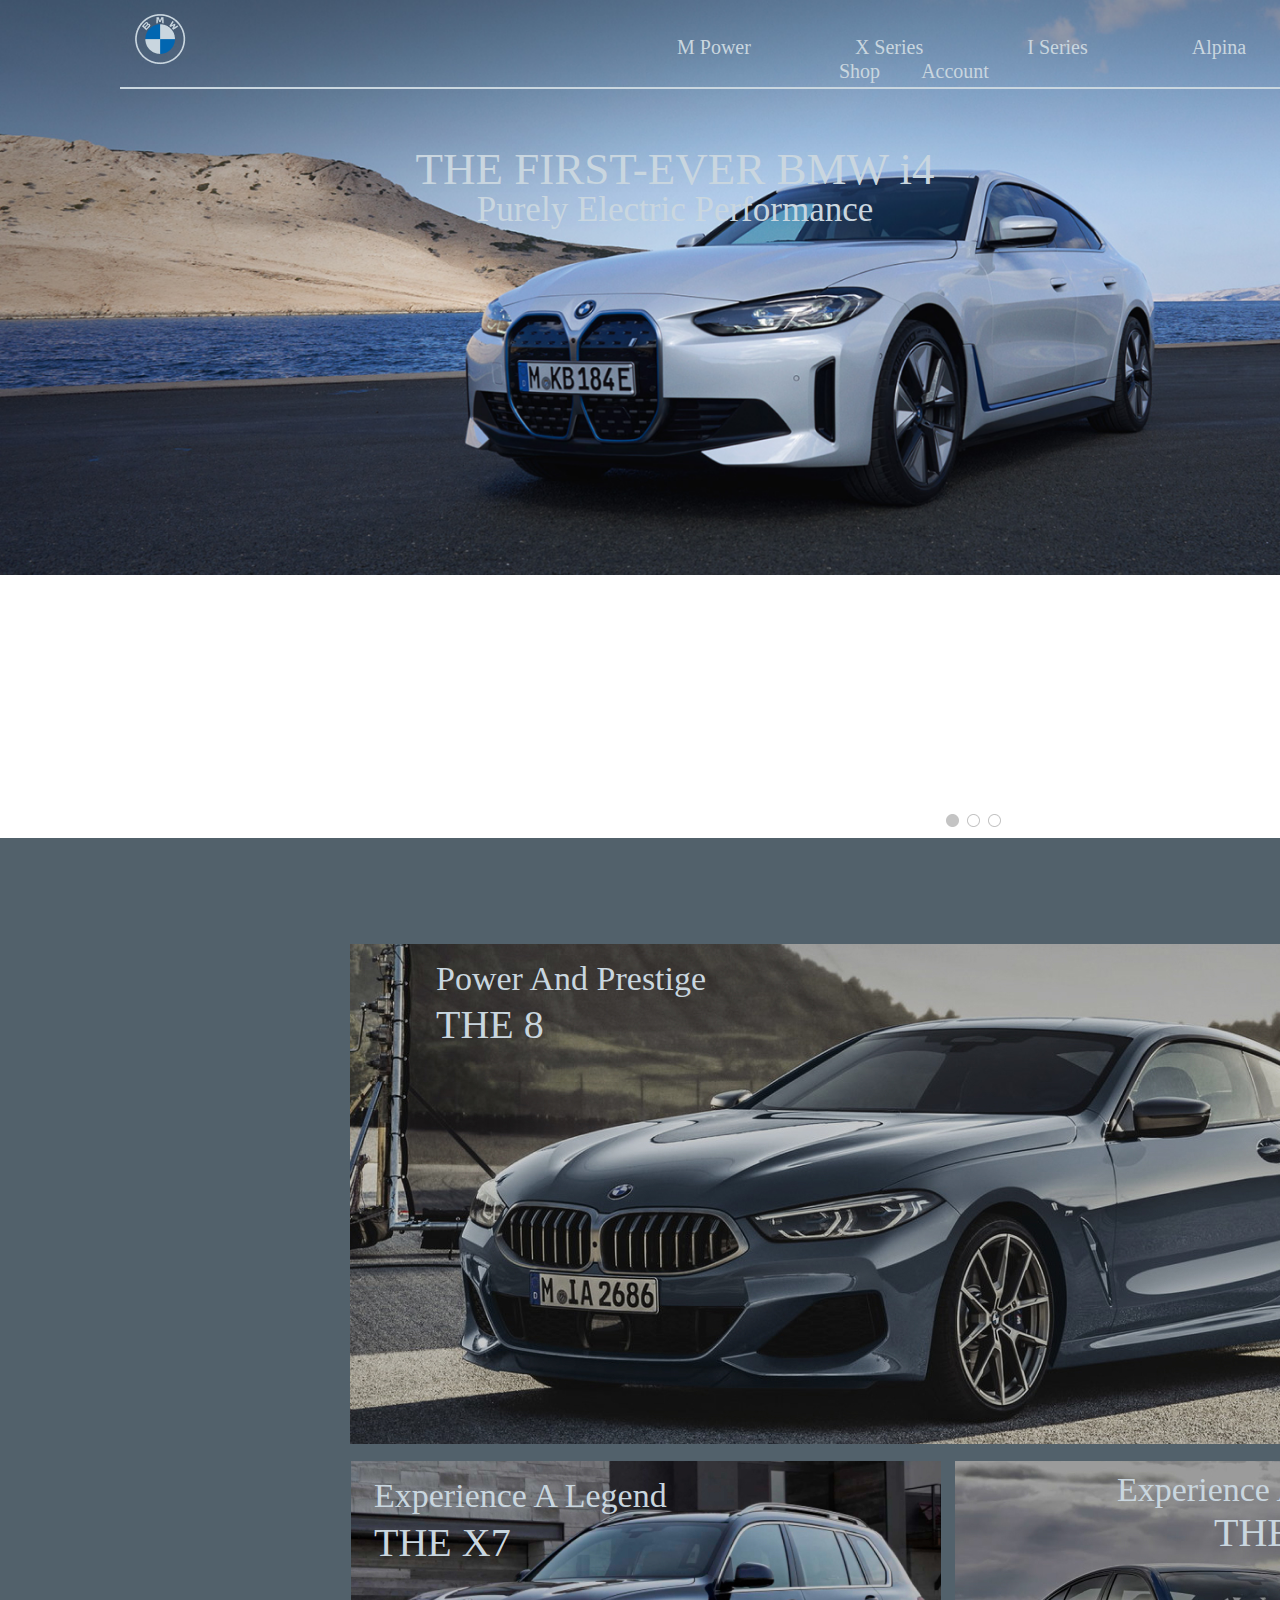
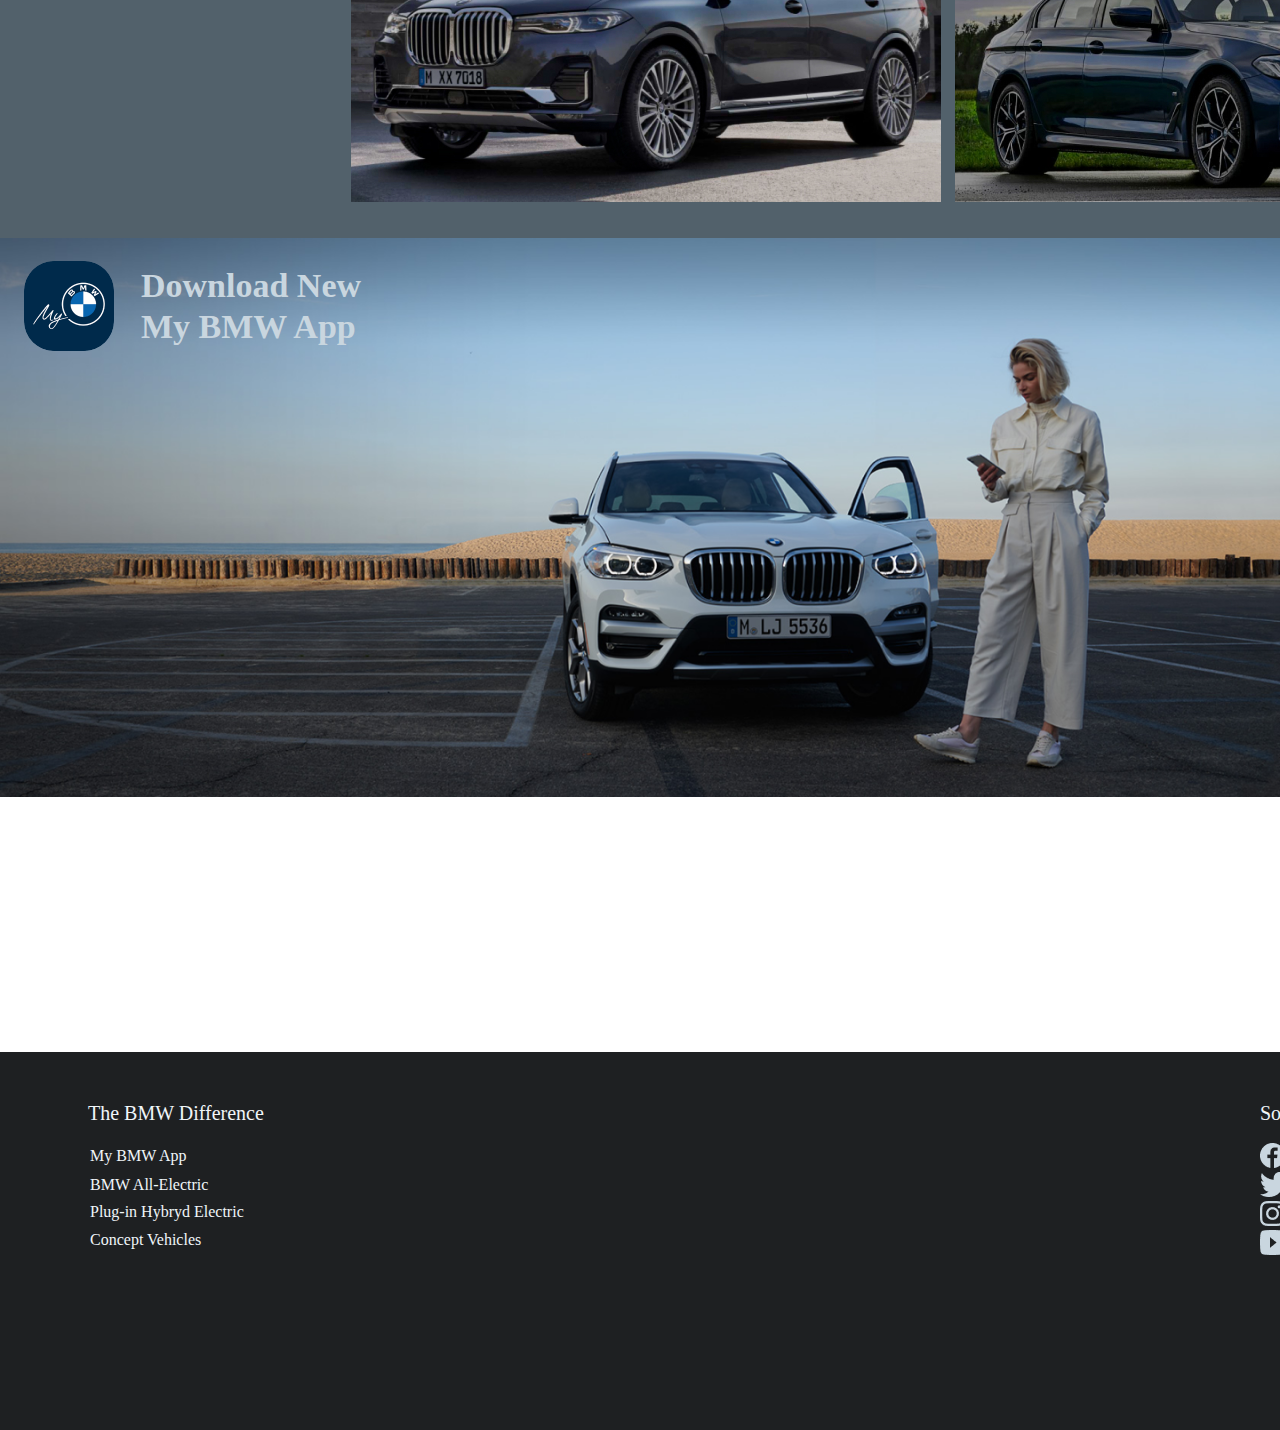
<file: BMW/index.html>
<!--Alunos: Eduardo Lopes de Cerqueira e João Bruno Reis Carvalho Dos Santos-->

<!DOCTYPE html>
<html lang="pt-br">
<head>
    <meta charset="UTF-8">
    <meta http-equiv="X-UA-Compatible" content="IE=edge">
    <meta name="viewport" content="width=device-width, initial-scale=1.0">
    <title>Avaliação</title>
    <link rel="stylesheet" href="css/estilo.css">
</head>
<body>
    
    <!--CABEÇALHO-->
    <header>
        <div id="logo">
            <img src="img/BMW-logo.png" alt="BMW-logo">
        </div>

        <div id="barra"></div>

        <div id="navegacao">
            <nav>
                <ul>
                    <li id="m_power"><a href="#">M Power</a></li>
                    <li id="x_series"><a href="#">X Series</a></li>
                    <li id="i_series"><a href="#">I Series</a></li>
                    <li id="alpina"><a href="#">Alpina</a></li>
                    <li class="shop_account"><a href="#">Shop</a></li>
                    <li class="shop_account"><a href="#">Account</a></li>
                </ul>
        </div>

        <div id="texto_banner">
            <h1>THE FIRST-EVER BMW i4 </h1>
            <h2>Purely Electric Performance</h2>
        </div>

        <div id="elipse">
            <img src="img/Ellipse 1.png" alt="Elipse_Selecionada" id="Elipse_Selecionada">
            <img src="img/Ellipse 2.png" alt="Elipse_Nao_Selecionada1" id="Elipse_Nao_Selecionada1">
            <img src="img/Ellipse 3.png" alt="Elipse_Nao_Selecionada2" id="Elipse_Nao_Selecionada2">
        </div>
    </header>
    
    <!--SEÇÃO-->
    <section>
        <div id="imagens">
            <div id="h2_h3_the8">
                <h2 id="h2_the8">Power And Prestige</h2>
                <h3 id="h3_the8">THE 8</h3>
            </div>
            <img src="img/the 8 1.jpg" alt="imagem_carro" id="THE8">
            <div id="h2_h3_thex7">
                <h2 id="h2_thex7">Experience A Legend</h2>
                <h3 id="h3_thex7">THE X7 </h3>
            </div>
            <img src="img/the x7 2.jpg" alt="imagem_carro" id="THEX7">
            <div id="h2_h3_the5">
                <h2 id="h2_the5">Experience A Legend</h2>
                <h3 id="h3_the5">THE 5</h3>
            </div>
            <img src="img/the 5 1.jpg" alt="imagem_carro" id="THE5">
        </div>

        <div id="download_now">
            <div id="bmw-logo">
                <h2>Download New <br> My BMW App</h2>
            </div>
        </div>
    </section>

    <!--RODAPÉ-->
    <footer>
        <div id="rodape">
          <div id="menu_fim">
            <p id="text_the_bmw_difference">The BMW Difference</p>
            <ul>
                <li id="my_bmw"><a href="#">My BMW App</a></li>
                <li id="bmw_all"><a href="#">BMW All-Electric</a></li>
                <li id="plug_in"><a href="#">Plug-in Hybryd Electric</a></li>
                <li id="concept"><a href="#">Concept Vehicles</a></li>
            </ul>
        </div>
          <div id="social">
            <p id="text_social">Social</p>
            <ul>
                <li id="facebook"><a href="#"><img src="img/facebook.png" alt="facebook"></a></li>
                <li id="twitter"><a href="#"><img src="img/twitter.png" alt="twitter"></a></li>
                <li id="instagram"><a href="#"><img src="img/instagram.png" alt="instagram"></a></li>
                <li id="youtube"><a href="#"><img src="img/youtube.png" alt="youtube"></a></li>
            </ul>
          </div> 
        </div>
    </footer>

</body>
</html>
</file>
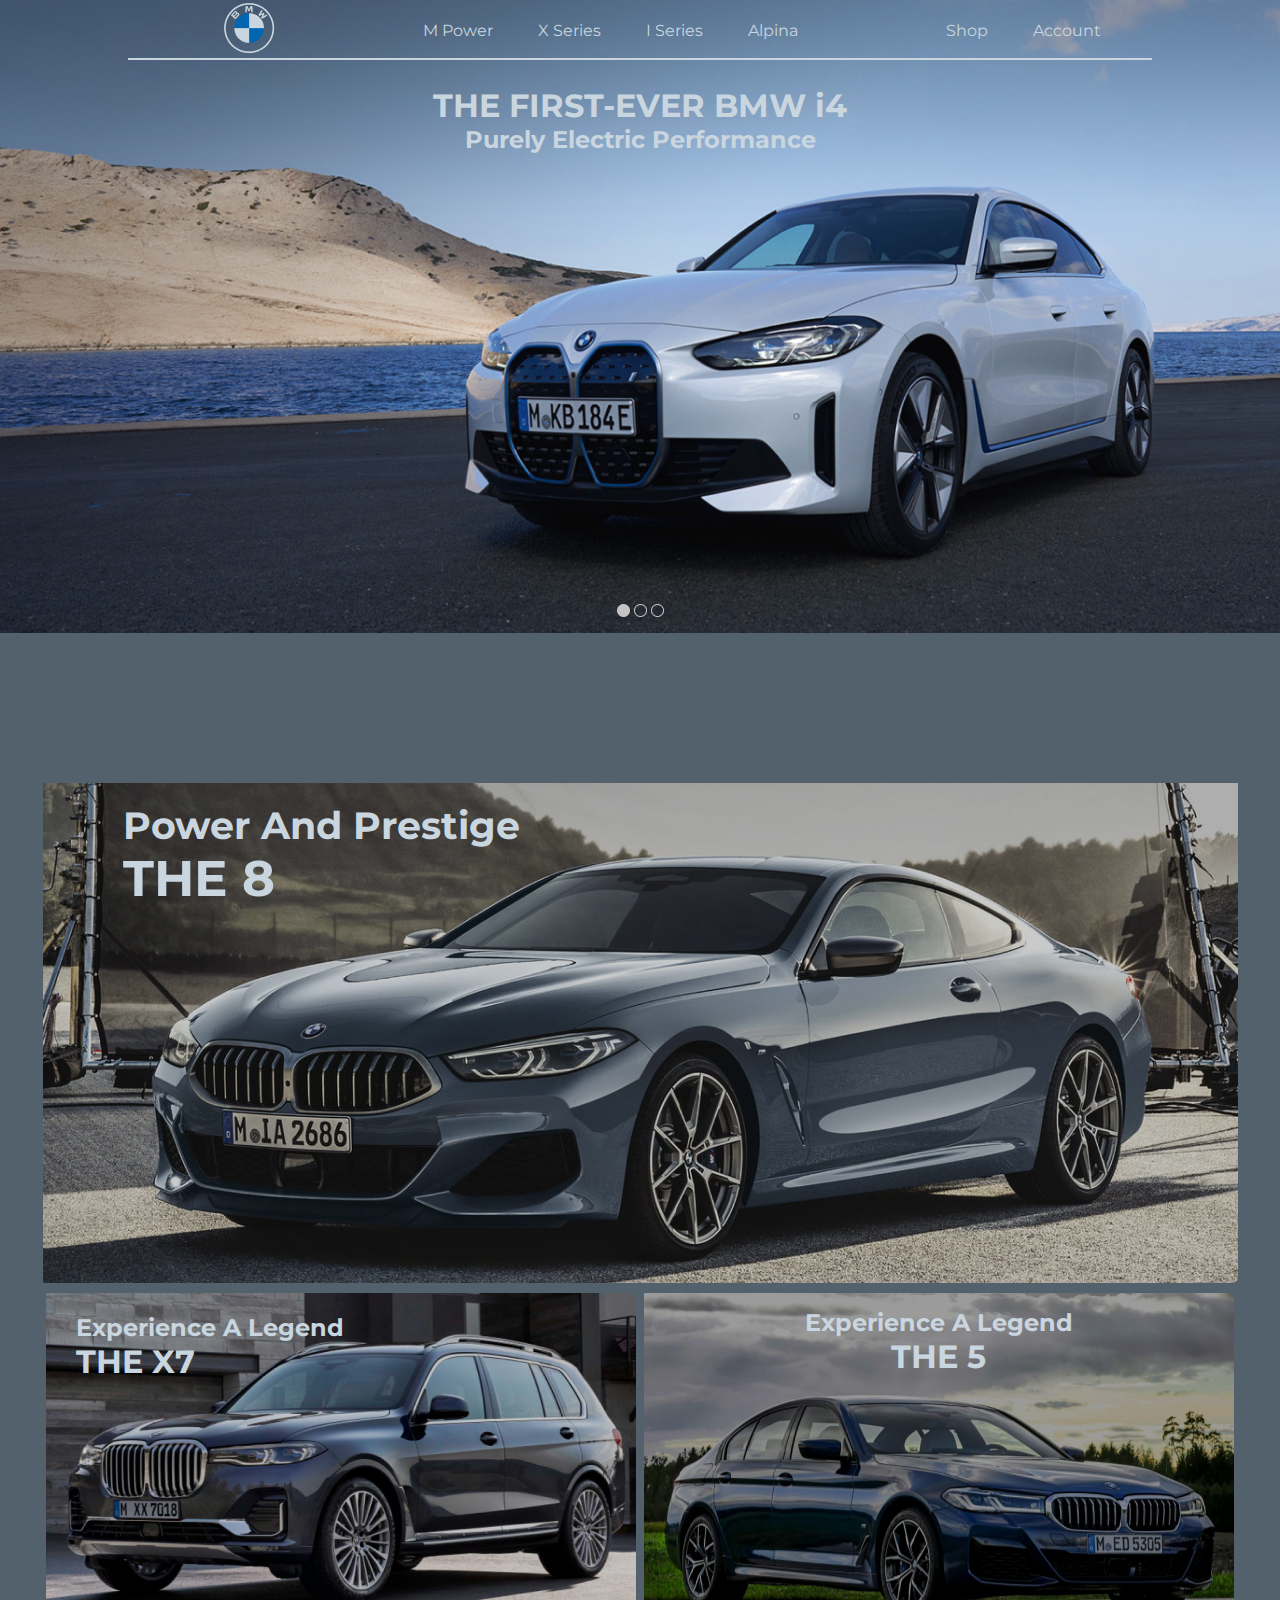
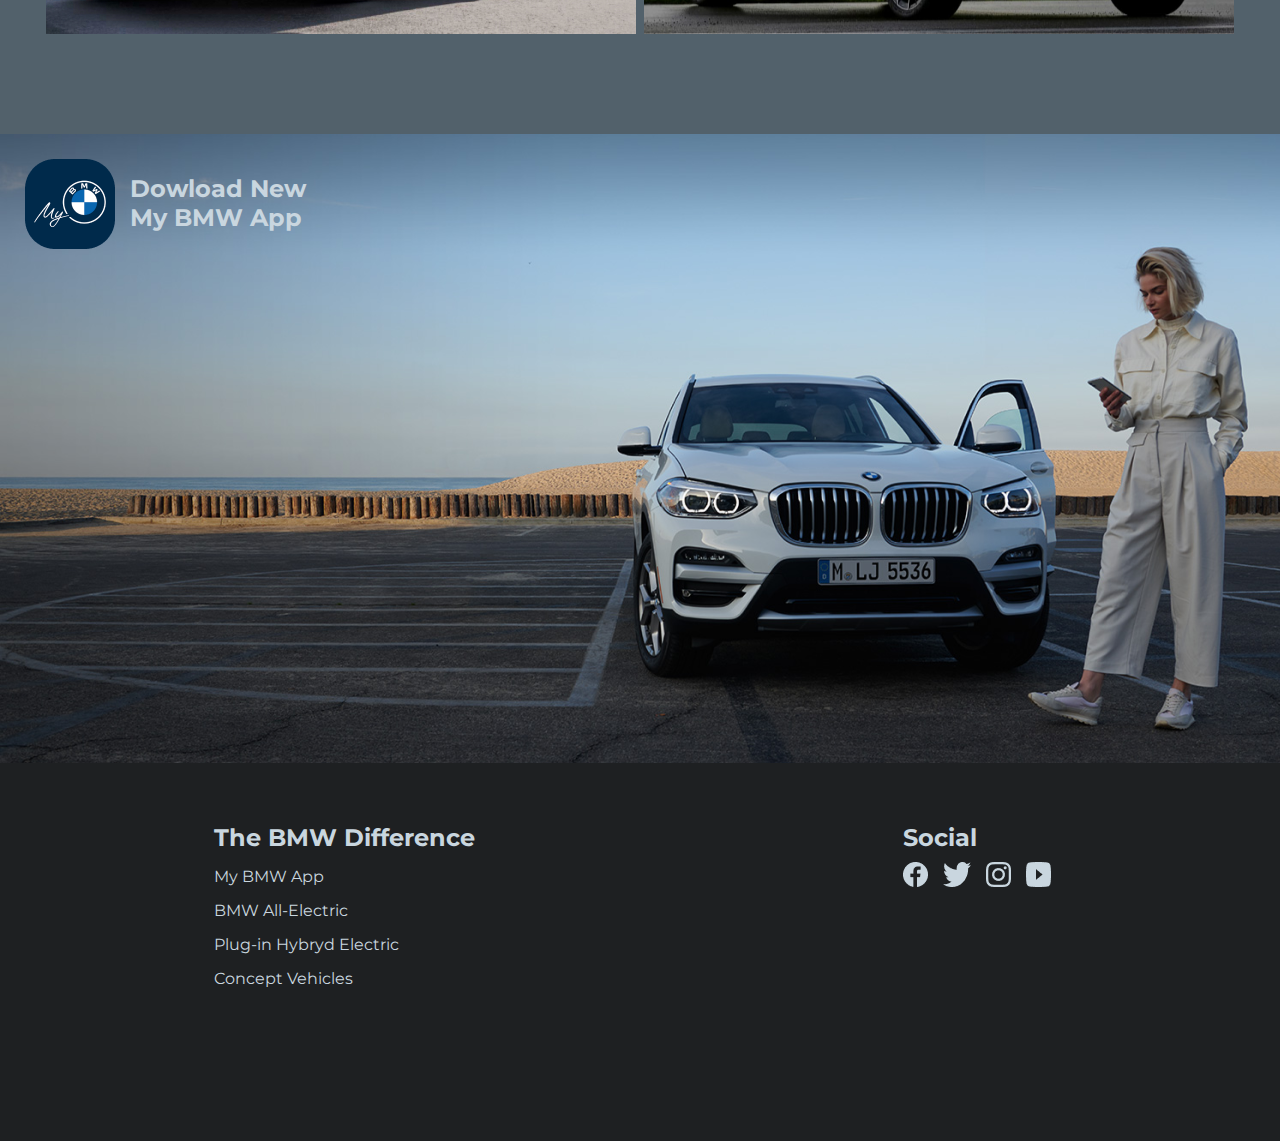
<file: BMW_Responsivo/index.html>
<!--Alunos: Eduardo Lopes de Cerqueira e João Bruno Reis Carvalho Dos Santos-->
<!--Matrículas: 200027356 e 200026858-->

<!DOCTYPE html>
<html lang="pt-br">
    <head>
        <meta charset="UTF-8">
        <meta http-equiv="X-UA-Compatible" content="IE=edge">
        <meta name="viewport" content="width=device-width, initial-scale=1.0">
        <link rel="shortcut icon" href="./img/favicon.ico" type="image/x-icon">
        <title>Avaliação</title>
        <link rel="preconnect" href="https://fonts.googleapis.com">
        <link rel="preconnect" href="https://fonts.gstatic.com" crossorigin>
        <link href="https://fonts.googleapis.com/css2?family=Montserrat:wght@300&display=swap" rel="stylesheet">
        <link rel="stylesheet" href="./css/style.css">
    </head>
    <body>

        <!--CABEÇALHO-->
        <header class="header">
            <div class="div">
                <nav>
                    <ul>
                        <li><img src="./img/H1BMWlogo.png"></li>
                    </ul>
                    <ul>
                        <li>M Power</li>
                        <li>X Series</li>
                        <li>I Series</li>
                        <li>Alpina</li>
                    </ul>
                    <ul>
                        <li>Shop</li>
                        <li>Account</li>
                    </ul>
                </nav>
            </div>
            <div class="carro1">
                <h1>THE FIRST-EVER BMW i4 </h1>
                <h2>Purely Electric Performance</h2>
            </div>
            <ol class="elipse">
                <il><img src="./img/Ellipse 1.png" alt=""></il>
                <il><img src="./img/Ellipse 2.png" alt=""></il>
                <il><img src="./img/Ellipse 2.png" alt=""></il>
            </ol>
        </header>

        <!--PRINCIPAL-->
        <main>
            <div class="container">
                <div class="banner_1">
                    <div class="banner_text_1">
                        <h2>Power And Prestige</h2>
                        <h1>THE 8</h1>
                    </div>
                </div>
                <div class="banner_down">
                    <div class="banner_2">
                        <div class="banner_text_2">
                            <h2>Experience A Legend</h2>
                            <h1>THE X7</h1>
                        </div>
                    </div>
                    <div class="banner_3">
                        <div class="banner_text_3">
                            <h2>Experience A Legend</h2>
                            <h1>THE 5</h1>
                        </div>
                    </div>
                </div>
            </div>
        </main>
        
        <!--SEÇÃO-->
        <section class="section">
                <div class="section_logo">
                    <div class="section_logo_img">
                        <img src="./img/my bmw logo 1.png" alt="">
                    </div>
                    <div class="section_logo_text">
                        <h2>Dowload New</h2>
                        <h2>My BMW App</h2>
                    </div>
                </div>
        </section>

        <!--RODAPÉ-->
        <footer class="footer">
            <div class="footer_contanier">
                <ul class="text_footer">
                    <h2>The BMW Difference</h2>
                    <li>My BMW App</li>
                    <li>BMW All-Electric</li>
                    <li>Plug-in Hybryd Electric</li>
                    <li>Concept Vehicles</li>
                </ul>
                <nav class="nav_footer">
                    <h2>Social</h2>
                    <ul class="menu-rodapé">
                        <li>
                            <a href="https://www.facebook.com/BMWBrasil/?locale=pt_BR" target="_blank">
                            <img src="./img/Vector.png" alt="Facebook"></a>
                        </li>
                        <li>
                            <a href="https://twitter.com/BMWBrasil?ref_src=twsrc%5Egoogle%7Ctwcamp%5Eserp%7Ctwgr%5Eauthor" target="_blank">
                            <img src="./img/Vector (1).png" alt="Twitter"></a>
                        </li>
                        <li>
                            <a href="https://www.instagram.com/bmw/" target="_blank">
                            <img src="./img/instagram.png" alt="Instagram"></a>
                        </li>
                        <li>
                            <a href="https://www.youtube.com/user/bmwtvbrasil" target="_blank">
                                <img src="./img/Vector (3).png" alt="Youtube"></a>
                        </li>
                    </ul>
                </nav>
            </div>
        </footer>

    </body>
</html>
</file>
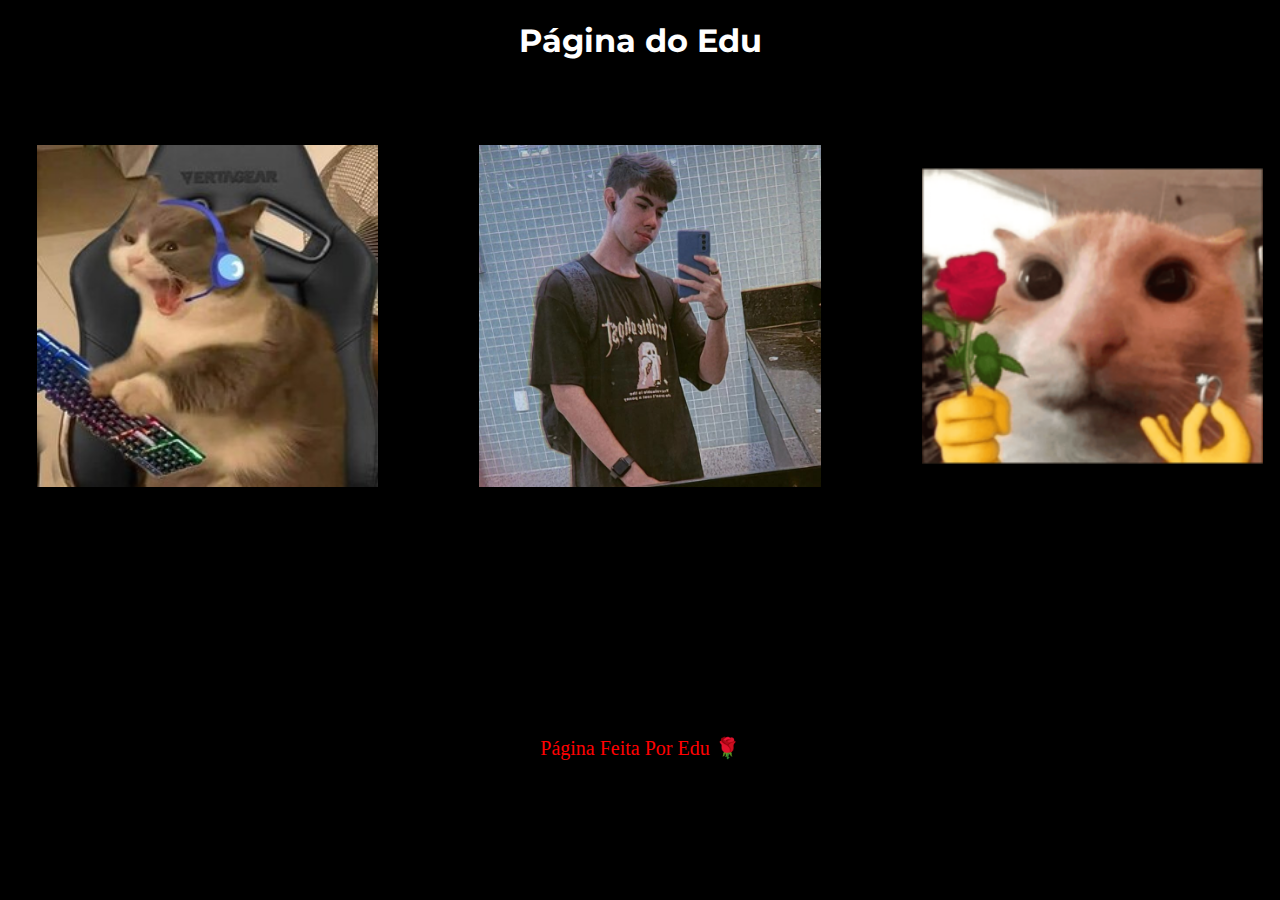
<file: Teste/index.html>
<!DOCTYPE html>
<html lang="pt-br">
<head>
    <meta charset="UTF-8">
    <meta http-equiv="X-UA-Compatible" content="IE=edge">
    <meta name="viewport" content="width=device-width, initial-scale=1.0">
    <title>Página do Edu</title>
    <link rel="stylesheet" href="style.css">
    <link href="https://fonts.googleapis.com/css2?family=Montserrat:wght@400;700&display=swap" rel="stylesheet">
    <link href="https://fonts.googleapis.com/css?family=Open+Sans" rel="stylesheet">
</head>
<body>
    <h1 class="titulo">Página do Edu</h1>
    
    <div class="container">
        <div class="image">
            <img src="img/gatojogando.jpg">
        </div>
        <div class="image imagemfotinha">
            <img src="img/eu.jpeg">
        </div>
        <div class="image imageromantico">
            <img src="img/gatoromantico.png">
        </div>
    </div>
    
    <p class="fim">Página Feita Por Edu 🌹</p>
</body>
</html>
</file>
<file: BMW/css/estilo.css>
/* Alunos: Eduardo Lopes de Cerqueira e João Bruno Reis Carvalho Dos Santos */

/* CABEÇALHO */
header {
    position: absolute;
    background-image: url(../img/BG_header.png);
    background-size: 100%;
    background-repeat: no-repeat;
    height: 838px;
    top: 0;
    bottom: 0;
    left: 0;
    right: 0;
}

header #logo {
    position: relative;
    width: 50px;
    height: 50px;
    top: 14px;
    padding-left: 135px;
}

header #barra {
    position: absolute;
    width: 1660px;
    left: 120px;
    top: 87px;
    border: 1px solid #C9D6DF;
}

header #navegacao nav ul {
    position: relative;
    bottom: 31px;
    list-style-type: none;
    padding-left: 225px;
    margin-left: 322px;
}

header #navegacao nav ul li {
    display: inline-block;
    margin-right: 100px; /* Adicione o espaçamento desejado à direita */
}

header #navegacao nav ul li:last-child {
    margin-right: 0; /* Remova o espaçamento do último item da lista */
}

header #navegacao nav ul #m_power, #x_series, #i_series, #alpina {
    position: relative;
    left: 130px;
}

header #navegacao nav ul li a {
    font-family: 'Montserrat';
    font-style: normal;
    font-weight: 400;
    font-size: 20px;
    line-height: 24px;
    color: #C9D6DF;
    text-decoration: none;
    outline: none;
}

header #navegacao .shop_account {
    position: relative;
    left: 292px;
    margin-right: 37px;
}

header #texto_banner {
    position: relative;
    font-family: 'Montserrat';
    font-style: normal;
    color: #C9D6DF;
    text-align: center;
    top: 5px;
    padding-left: 70px;
}

header #texto_banner h1 {
    font-weight: 400;
    font-size: 45px;
    line-height: 41px;
}

header #texto_banner h2 {
    position: relative;
    font-weight: 500;
    font-size: 35px;
    line-height: 29px;
    bottom: 25px;
}

header #elipse {
    position: absolute;
    top: 196px;
    margin-left: 255px;
}

header #elipse #Elipse_Selecionada {
    position: absolute;
    width: 13px;
    height: 13px;
    left: 691px;
    top: 618px;
}

header #elipse #Elipse_Nao_Selecionada1 {
    box-sizing: border-box;
    position: absolute;
    width: 13px;
    height: 13px;
    left: 712px;
    top: 618px;
}

header #elipse #Elipse_Nao_Selecionada2 {
    box-sizing: border-box;
    position: absolute;
    width: 13px;
    height: 13px;
    left: 733px;
    top: 618px;
}

/* SEÇÃO */
section {
    position: absolute;
    width: 100%;
    height: 1000px;
    left: 0px;
    top: 838px;
    background: #52616B;
}

section #imagens {
    position: relative;
    bottom: 670px;
    
}

section #imagens #THE8{
    position: absolute;
    width: 1195px;
    height: 500px;
    margin-left: 350px;
    top: 776px;
}

section #imagens #h2_the8 {
    position: absolute;
    width: 338px;
    height: 41px;
    left: 211px;
    top: 762px;
}

section #imagens #h3_the8 {
    position: absolute;
    width: 119px;
    height: 49px;
    left: 211px;
    top: 792px;
}

section #imagens #h2_h3_the8 {
    position: relative;
    margin-left: 225px;
}

section #imagens #THEX7 {
    position: absolute;
    width: 590px;
    height: 341px;
    margin-left: 351px;
    top: 1293px;
}

section #imagens #h2_thex7 {
    position: absolute;
    width: 362px;
    height: 41px;
    left: 152px;
    top: 1279px;
}

section #imagens #h3_thex7 {
    position: absolute;
    width: 143px;
    height: 49px;
    left: 152px;
    top: 1310px;
    text-shadow: 0px 4px 4px rgba(0, 0, 0, 0.25);
}

section #imagens #h2_h3_thex7 {
    position: relative;
    margin-left: 222px;
}

section #imagens #THE5 {
    position: absolute;
    width: 590px;
    height: 340.69px;
    margin-left: 955px;
    top: 1293px;
}

section #imagens #h2_the5 {
    position: absolute;
    width: 362px;
    height: 41px;
    left: 880px;
    top: 1273px;
}

section #imagens #h3_the5 {
    position: absolute;
    width: 116px;
    height: 49px;
    left: 977px;
    top: 1300px;
}

section #imagens #h2_h3_the5 {
    position: relative;
    margin-left: 237px;
}

section #imagens h2 {
    font-family: 'Montserrat';
    font-style: normal;
    font-weight: 400;
    font-size: 34px;
    line-height: 41px;
    color: #C9D6DF;
    z-index: 1;
}

section #imagens h3 {
    font-family: 'Montserrat';
    font-style: normal;
    font-weight: 400;
    font-size: 40px;
    line-height: 49px;
    color: #C9D6DF;
    z-index: 1;
}

section #download_now {
    background-image: url(../img/bmw-my-bmw-app-lp-cp-xxl\ 1.png);
    background-size: 100%;
    background-repeat: no-repeat;
    height: 815px;
    position: relative;
    top: 1000px;
}

section #download_now #bmw-logo {
    position: absolute;
    width: 90px;
    height: 90px;
    margin-left: 24px;
    top: 23px;
    z-index: 1;
    background: url(../img/my\ bmw\ logo\ 1.png);
    border-radius: 30px;
}

section #download_now #bmw-logo h2 {
    position: absolute;
    width: 279px;
    height: 82px;
    margin-left: 117px;
    top: -24px;
    font-family: 'Montserrat';
    font-style: normal;
    font-weight: 600;
    font-size: 34px;
    line-height: 41px;
    display: flex;
    align-items: center;
    text-transform: capitalize;
    color: #C9D6DF;
}

/* RODAPÉ */
footer {
    position: absolute;
    width: 100%;
    height: 378px;
    left: 0px;
    top: 2652px;
    background: #1E2022;
}

footer #rodape p {
    font-family: 'Open Sans';
    font-style: normal;
    font-weight: 400;
    font-size: 20px;
    line-height: 27px;
    color: #F0F5F9;
}

footer #rodape #menu_fim p {
    position: absolute;
    width: 192px;
    height: 27px;
    left: 88px;
    top: 28px;
}

footer #rodape #menu_fim ul {
    list-style-type: none;
}

footer #rodape #menu_fim ul #my_bmw {
    position: absolute;
    width: 101px;
    height: 22px;
    left: 90px;
    top: 95px;
}

footer #rodape #menu_fim ul #bmw_all {
    position: absolute;
    width: 121px;
    height: 22px;
    left: 90px;
    top: 124px;
}

footer #rodape #menu_fim ul #plug_in {
    position: absolute;
    width: 168px;
    height: 22px;
    left: 90px;
    top: 151px;
}

footer #rodape #menu_fim ul #concept {
    position: absolute;
    width: 127px;
    height: 22px;
    left: 90px;
    top: 179px;
}

footer #rodape #menu_fim ul li a { 
    position: relative;
    margin-top: 60px;
    top: 0;
    color: #F0F5F9;
    text-decoration: none;
    outline: none;
    line-height: 0;
}

footer #rodape #social p {
    position: absolute;
    width: 54px;
    height: 27px;
    left: 1260px;
    top: 28px;
}

footer #rodape #social ul {
    list-style-type: none;
    position: absolute;
    left: 1220px;
    top: 75px;
}

footer #rodape #social ul li {
    display: inline-block;
    margin-right: 10px; /* Adicione o espaçamento desejado à direita */
}

footer #rodape #social ul li a{
    text-decoration: none;
    outline: none;
    line-height: 0;
}


/* CSS RESPONSIVO */
/* Tablets Com no Máximo 768px de Largura */

@media screen and (max-width: 768px) {
/* CABEÇALHO */
header {
    position: absolute;
    background-image: url(../img/BG_header.png);
    background-size: 102%;
    background-repeat: no-repeat;
    height: 345px;
    top: 0;
    bottom: 0;
    left: 0;
    right: 0;
}
    
header #logo {
    position: relative;
    width: 50px;
    height: 50px;
    top: 10px;
    padding-left: 23px;
}
    
header #barra {
    position: absolute;
    width: 724px;
    left: 15px;
    top: 72px;
    border: 1px solid #C9D6DF;
}
    
header #navegacao nav ul {
    position: relative;
    bottom: 40px;
    list-style-type: none;
    padding-left: 204px;
    margin-left: -141px;
}
    
header #navegacao nav ul li {
    display: inline-block;
    margin-right: 22px; /* Adicione o espaçamento desejado à direita */
}

header #navegacao nav ul li:last-child {
    margin-right: 0; /* Remova o espaçamento do último item da lista */
}
    
header #navegacao nav ul #m_power, #x_series, #i_series, #alpina {
    position: relative;
    left: 202px;
}
    
header #navegacao nav ul li a {
    font-family: 'Montserrat';
    font-style: normal;
    font-weight: 400;
    font-size: 18px;
    line-height: 24px;
    color: #C9D6DF;
    text-decoration: none;
    outline: none;
}
    
header #navegacao .shop_account {
    position: relative;
    left: 221px;
    margin-right: 12px;
}
    
header #texto_banner {
    position: relative;
    font-family: 'Montserrat';
    font-style: normal;
    color: #C9D6DF;
    text-align: center;
    top: -30px;
    padding-left: 70px;
    text-shadow: black 0.1em 0.1em 0.9em;
}
    
header #texto_banner h1 {
    font-weight: 400;
    font-size: 30px;
    line-height: 41px;
}
    
header #texto_banner h2 {
    position: relative;
    font-weight: 500;
    font-size: 25px;
    line-height: 29px;
    bottom: 29px;
}
    
header #elipse {
    position: absolute;
    top: -294px;
    right: 1068px;
}
    
header #elipse #Elipse_Selecionada {
    position: absolute;
    width: 13px;
    height: 13px;
    left: 691px;
    top: 618px;
}
    
header #elipse #Elipse_Nao_Selecionada1 {
    box-sizing: border-box;
    position: absolute;
    width: 13px;
    height: 13px;
    left: 712px;
    top: 618px;
}
    
header #elipse #Elipse_Nao_Selecionada2 {
    box-sizing: border-box;
    position: absolute;
    width: 13px;
    height: 13px;
    left: 733px;
    top: 618px;
}

/* SEÇÃO */
section {
    position: absolute;
    width: 100%;
    height: 621px;
    left: 0px;
    top: 345px;
    background: #52616B;
}

section #imagens {
    position: relative;
    bottom: 670px;
    
}

section #imagens #THE8{
    position: absolute;
    width: 90%;
    height: auto;
    margin-left: 39px;
    top: 744px;
}

section #imagens #h2_the8 {
    position: absolute;
    width: 338px;
    height: 41px;
    left: 211px;
    top: 762px;
}

section #imagens #h3_the8 {
    position: absolute;
    width: 119px;
    height: 49px;
    left: 211px;
    top: 786px;
}

section #imagens #h2_h3_the8 {
    position: relative;
    margin-left: -122px;
    bottom: 36px;
}

section #imagens #THEX7 {
    position: absolute;
    width: 50%;
    height: auto;
    margin-left: 39px;
    top: 1046px;
}

section #imagens #h2_thex7 {
    position: absolute;
    width: 362px;
    height: 41px;
    left: 152px;
    top: 1279px;
}

section #imagens #h3_thex7 {
    position: absolute;
    width: 143px;
    height: 49px;
    left: 152px;
    top: 1303px;
    text-shadow: 0px 4px 4px rgba(0, 0, 0, 0.25);
}

section #imagens #h2_h3_thex7 {
    position: relative;
    margin-left: -97px;
    bottom: 257px;
}

section #imagens #THE5 {
    position: absolute;
    width: 39%;
    height: 222px;
    margin-left: 430px;
    top: 1046px;
}

section #imagens #h2_the5 {
    position: absolute;
    width: 259px;
    height: 41px;
    left: 880px;
    top: 1273px;
}

section #imagens #h3_the5 {
    position: absolute;
    width: 116px;
    height: 49px;
    left: 977px;
    top: 1291px;
}

section #imagens #h2_h3_the5 {
    position: relative;
    margin-left: -428px;
    bottom: 257px;
}

section #imagens h2 {
    font-family: 'Montserrat';
    font-style: normal;
    font-weight: 400;
    font-size: 30px;
    line-height: 41px;
    color: #C9D6DF;
    z-index: 1;
}

section #imagens h3 {
    font-family: 'Montserrat';
    font-style: normal;
    font-weight: 400;
    font-size: 36px;
    line-height: 49px;
    color: #C9D6DF;
    z-index: 1;
}

section #download_now {
    background-image: url(../img/bmw-my-bmw-app-lp-cp-xxl\ 1.png);
    background-size: 102%;
    background-repeat: no-repeat;
    height: 335px;
    position: relative;
    top: 621px;
}

section #download_now #bmw-logo {
    position: absolute;
    width: 90px;
    height: 90px;
    margin-left: 35px;
    top: 15px;
    z-index: 1;
    background: url(../img/my\ bmw\ logo\ 1.png);
    border-radius: 30px;
}

section #download_now #bmw-logo h2 {
    position: absolute;
    width: 279px;
    height: 82px;
    margin-left: 104px;
    top: -18px;
    font-family: 'Montserrat';
    font-style: normal;
    font-weight: 600;
    font-size: 23px;
    line-height: 25px;
    display: flex;
    align-items: center;
    text-transform: capitalize;
    color: #C9D6DF;
    text-shadow: black 0.1em 0.1em 0.9em;
}

/* RODAPÉ */
footer {
    position: absolute;
    width: 100%;
    height: 378px;
    left: 0px;
    top: 1301px;
    background: #1E2022;
}

footer #rodape p {
    font-family: 'Open Sans';
    font-style: normal;
    font-weight: 400;
    font-size: 20px;
    line-height: 27px;
    color: #F0F5F9;
}

footer #rodape #menu_fim p {
    position: absolute;
    width: 192px;
    height: 27px;
    left: 50px;
    top: 28px;
}

footer #rodape #menu_fim ul {
    list-style-type: none;
}

footer #rodape #menu_fim ul #my_bmw {
    position: absolute;
    width: 101px;
    height: 22px;
    left: 52px;
    top: 95px;
}

footer #rodape #menu_fim ul #bmw_all {
    position: absolute;
    width: 121px;
    height: 22px;
    left: 52px;
    top: 124px;
}

footer #rodape #menu_fim ul #plug_in {
    position: absolute;
    width: 168px;
    height: 22px;
    left: 52px;
    top: 151px;
}

footer #rodape #menu_fim ul #concept {
    position: absolute;
    width: 127px;
    height: 22px;
    left: 52px;
    top: 179px;
}

footer #rodape #menu_fim ul li a { 
    position: relative;
    margin-top: 60px;
    top: 0;
    color: #F0F5F9;
    text-decoration: none;
    outline: none;
    line-height: 0;
}

footer #rodape #social p {
    position: absolute;
    width: 54px;
    height: 27px;
    left: 564px;
    top: 28px;
}

footer #rodape #social ul {
    list-style-type: none;
    position: absolute;
    left: 524px;
    top: 75px;
}

footer #rodape #social ul li {
    display: inline-block;
    margin-right: 10px; /* Adicione o espaçamento desejado à direita */
}

footer #rodape #social ul li a{
    text-decoration: none;
    outline: none;
    line-height: 0;
}
}


/* Celulares Com no Máximo 600px de Lárgura */
@media screen and (max-width: 600px) {
/* CABEÇALHO */
header {
    position: absolute;
    background-image: url(../img/BG_header.png);
    background-size: 105%;
    background-repeat: no-repeat;
    height: 275px;
    top: 0;
    bottom: 0;
    left: 0;
    right: 0;
}
    
header #logo {
    position: relative;
    width: 50px;
    height: 50px;
    top: 10px;
    padding-left: 23px;
}
    
header #barra {
    position: absolute;
    width: 569px;
    left: 15px;
    top: 72px;
    border: 1px solid #C9D6DF;
}
    
header #navegacao nav ul {
    position: relative;
    bottom: 41px;
    list-style-type: none;
    padding-left: 37px;
    margin-left: -141px;
}
    
header #navegacao nav ul li {
    display: inline-block;
    margin-right: 22px; /* Adicione o espaçamento desejado à direita */
}

header #navegacao nav ul li:last-child {
    margin-right: 0; /* Remova o espaçamento do último item da lista */
}
    
header #navegacao nav ul #m_power, #x_series, #i_series, #alpina {
    position: relative;
    left: 267px;
}
    
header #navegacao nav ul li a {
    font-family: 'Montserrat';
    font-style: normal;
    font-weight: 400;
    font-size: 16px;
    line-height: 24px;
    color: #C9D6DF;
    text-decoration: none;
    outline: none;
}
    
header #navegacao .shop_account {
    position: relative;
    left: 273px;
    margin-right: 12px;
}
    
header #texto_banner {
    position: relative;
    font-family: 'Montserrat';
    font-style: normal;
    color: #C9D6DF;
    text-align: center;
    top: -33px;
    padding-left: 14px;
    text-shadow: black 0.1em 0.1em 0.9em;
}
    
header #texto_banner h1 {
    font-weight: 400;
    font-size: 25px;
    line-height: 41px;
}
    
header #texto_banner h2 {
    position: relative;
    font-weight: 500;
    font-size: 20px;
    line-height: 29px;
    bottom: 29px;
}
    
header #elipse {
    position: absolute;
    top: -364px;
    right: 1005px;
}
    
header #elipse #Elipse_Selecionada {
    position: absolute;
    width: 13px;
    height: 13px;
    left: 691px;
    top: 618px;
}
    
header #elipse #Elipse_Nao_Selecionada1 {
    box-sizing: border-box;
    position: absolute;
    width: 13px;
    height: 13px;
    left: 712px;
    top: 618px;
}
    
header #elipse #Elipse_Nao_Selecionada2 {
    box-sizing: border-box;
    position: absolute;
    width: 13px;
    height: 13px;
    left: 733px;
    top: 618px;
}

/* SEÇÃO */
section {
    position: absolute;
    width: 100%;
    height: 484px;
    left: 0px;
    top: 275px;
    background: #52616B;
}

section #imagens {
    position: relative;
    bottom: 670px;
    
}

section #imagens #THE8{
    position: absolute;
    width: 90%;
    height: auto;
    margin-left: 30px;
    top: 732px;
}

section #imagens #h2_the8 {
    position: absolute;
    width: 338px;
    height: 41px;
    left: 211px;
    top: 762px;
}

section #imagens #h3_the8 {
    position: absolute;
    width: 119px;
    height: 49px;
    left: 211px;
    top: 774px;
}

section #imagens #h2_h3_the8 {
    position: relative;
    margin-left: -140px;
    bottom: 47px;
}

section #imagens #THEX7 {
    position: absolute;
    width: 50%;
    height: auto;
    margin-left: 30px;
    top: 967px;
}

section #imagens #h2_thex7 {
    position: absolute;
    width: 362px;
    height: 41px;
    left: 152px;
    top: 1279px;
}

section #imagens #h3_thex7 {
    position: absolute;
    width: 143px;
    height: 49px;
    left: 152px;
    top: 1295px;
    text-shadow: 0px 4px 4px rgba(0, 0, 0, 0.25);
}

section #imagens #h2_h3_thex7 {
    position: relative;
    margin-left: -109px;
    bottom: 335px;
}

section #imagens #THE5 {
    position: absolute;
    width: 39%;
    height: 173px;
    margin-left: 336px;
    top: 967px;
}

section #imagens #h2_the5 {
    position: absolute;
    width: 173px;
    height: 41px;
    left: 800px;
    top: 1273px;
}

section #imagens #h3_the5 {
    position: absolute;
    width: 116px;
    height: 49px;
    left: 853px;
    top: 1284px;
}

section #imagens #h2_h3_the5 {
    position: relative;
    margin-left: -428px;
    bottom: 330px;
}

section #imagens h2 {
    font-family: 'Montserrat';
    font-style: normal;
    font-weight: 400;
    font-size: 20px;
    line-height: 41px;
    color: #C9D6DF;
    z-index: 1;
}

section #imagens h3 {
    font-family: 'Montserrat';
    font-style: normal;
    font-weight: 400;
    font-size: 26px;
    line-height: 49px;
    color: #C9D6DF;
    z-index: 1;
}

section #download_now {
    background-image: url(../img/bmw-my-bmw-app-lp-cp-xxl\ 1.png);
    background-size: 105%;
    background-repeat: no-repeat;
    height: 267px;
    position: relative;
    top: 484px;
}

section #download_now #bmw-logo {
    position: absolute;
    width: 90px;
    height: 90px;
    margin-left: 9px;
    top: 12px;
    z-index: 1;
    background: url(../img/my\ bmw\ logo\ 1.png);
    border-radius: 30px;
}

section #download_now #bmw-logo h2 {
    position: absolute;
    width: 279px;
    height: 82px;
    margin-left: 101px;
    top: -18px;
    font-family: 'Montserrat';
    font-style: normal;
    font-weight: 600;
    font-size: 23px;
    line-height: 25px;
    display: flex;
    align-items: center;
    text-transform: capitalize;
    color: #C9D6DF;
    text-shadow: black 0.1em 0.1em 0.9em;
}

/* RODAPÉ */
footer {
    position: absolute;
    width: 100%;
    height: 378px;
    left: 0px;
    top: 1026px;
    background: #1E2022;
}

footer #rodape p {
    font-family: 'Open Sans';
    font-style: normal;
    font-weight: 400;
    font-size: 20px;
    line-height: 27px;
    color: #F0F5F9;
}

footer #rodape #menu_fim p {
    position: absolute;
    width: 192px;
    height: 27px;
    left: 19px;
    top: 28px;
}

footer #rodape #menu_fim ul {
    list-style-type: none;
}

footer #rodape #menu_fim ul #my_bmw {
    position: absolute;
    width: 101px;
    height: 22px;
    left: 21px;
    top: 95px;
}

footer #rodape #menu_fim ul #bmw_all {
    position: absolute;
    width: 121px;
    height: 22px;
    left: 21px;
    top: 124px;
}

footer #rodape #menu_fim ul #plug_in {
    position: absolute;
    width: 168px;
    height: 22px;
    left: 21px;
    top: 151px;
}

footer #rodape #menu_fim ul #concept {
    position: absolute;
    width: 127px;
    height: 22px;
    left: 21px;
    top: 179px;
}

footer #rodape #menu_fim ul li a { 
    position: relative;
    margin-top: 60px;
    top: 0;
    color: #F0F5F9;
    text-decoration: none;
    outline: none;
    line-height: 0;
}

footer #rodape #social p {
    position: absolute;
    width: 54px;
    height: 27px;
    left: 431px;
    top: 28px;
}

footer #rodape #social ul {
    list-style-type: none;
    position: absolute;
    left: 390px;
    top: 75px;
}

footer #rodape #social ul li {
    display: inline-block;
    margin-right: 10px; /* Adicione o espaçamento desejado à direita */
}

footer #rodape #social ul li a{
    text-decoration: none;
    outline: none;
    line-height: 0;
}
}
</file>
<file: BMW_Responsivo/css/style.css>
/* Alunos: Eduardo Lopes de Cerqueira e João Bruno Reis Carvalho Dos Santos */
/* Matrículas: 200027356 e 200026858 */

* {
    margin: 0;
    padding: 0;
    box-sizing: border-box;
    color: #C9D6DF;
    font-family: 'Montserrat', sans-serif;

}

/* CABEÇALHO */
.header {
    background-image: url(../img/BG_header.png);
    background-repeat: no-repeat;
    background-size: 100% 100%;
    justify-content: center;
}

.header nav {
    display: flex;
    flex-direction: row;
    justify-content: space-around;
    border-bottom: 2px solid #C9D6DF;
    align-items: center;
    width: 80%;
}

.header .div {
    display: flex;
    justify-content: center;
}

.header nav ul {
    display: flex;
    margin-top: 0.3%;
    align-items: center;
}

.header nav ul li {
    list-style: none;
    margin-left: 5vh;
}

.header nav ul li:hover {
   color: black;
   cursor: pointer;
}

.header .carro1 {
    text-align: center;
    margin-top: 2%;
}

.header .elipse {
    display: block;
    text-align: center;
    margin-top: 35%;
    padding-bottom: 1%;
}

/* PRINCIPAL */
main {
    background-color: #52616B;
    justify-content: center;
    display: flex;
}

main .container {
    margin-top: 150px;
    margin-bottom: 100px;
}

.banner_down {
    display: flex;
    justify-content: space-around;
}

main .container .banner_1{
    background-image: url(../img/the\ 8\ 1.jpg);
    width: 1195px;
    height: 500px;
    margin-bottom: 10px;
}
main .container .banner_2 {
    background-image: url(../img/the\ x7\ 2.jpg);
    width: 590px;
    height: 341px;
}

main .container .banner_3 {
    background-image: url(../img/the\ 5\ 1.jpg);
    width: 590px;
    height: 340.69px;
    text-align: center;
}

main .container .banner_text_1 {
    position: absolute;
    margin-top: 20px;
    margin-left: 80px;
    font-size: 25px;
}

main .container .banner_text_2 {
    margin-top: 20px;
    margin-left: 30px;
}

main .container .banner_text_3 {
    margin-top: 15px;
}

/* SEÇÃO */
.section {
    background-image: url(../img/bmw-my-bmw-app-lp-cp-xxl\ 1.png);
    background-size: cover;
    background-repeat: no-repeat;
    width: 100%;
    height: 629px;
}

.section .section_logo {
    display: flex;
    padding: 25px;
}

.section_logo_text {
    margin-left: 15px;
    margin-top: 15px;
}


/* RODAPÉ */
.footer {
    background-color: #1E2022;
    width: 100%;
    height: 378px;
}

.footer ul {
    list-style: none;
}

.footer .footer_contanier .text_footer li {
    margin-top: 15px;
}

.footer .footer_contanier {
    display: flex;
    justify-content: space-around;
    padding-top: 60px;
}

.footer .footer_contanier .nav_footer .menu-rodapé {
    display: flex;
    
}

.footer .footer_contanier .nav_footer .menu-rodapé li {
    margin-top: 10px;
    margin-right: 15px;
}
</file>
<file: Teste/style.css>
body{
    background-color: black;
    }
    
.titulo{
    color: white;
    text-align: center;
    font-family: 'Montserrat', sans-serif;
}
    
p{
    color: white;
    font-family: 'Open Sans', sans-serif;
}
    
.container {
    display: flex;
    justify-content: space-between;
    margin-top: 85px;
}
    
.image {
    position: relative;
    width: 30%;
    text-align: center; /* adicione esta propriedade para centralizar todo o conteúdo */
}
    
.image img {
    width: 90%;
    margin-left: 20px;
}

.image p.gamer { /* ajuste a posição do parágrafo */
    position: absolute;
    top: -1px;
    left: 0;
    right: 0;
    margin: 0;
    text-align: center;
    padding: 5px;
    padding-left: 40px;
    margin-top: -30px; /* adicione esta propriedade para ajustar a posição */
}

.image p.eu {
    position: absolute;
    top: -31px;
    left: 0;
    right: 0;
    margin: 0;
    text-align: center;
    padding: 5px;
    padding-left: 40px;
}

.image p.romantico {
    position: absolute;
    top: 3px;
    left: 0;
    right: 0;
    margin: 0;
    text-align: center;
    padding: 5px;
    padding-left: 40px;
}

.fim{
    color: red;
    font-size: 20px;
    font-family: "Brush Script MT", "Brush Script Std", cursive;
    text-align: center;
    margin-top: 245px;
}
</file>
